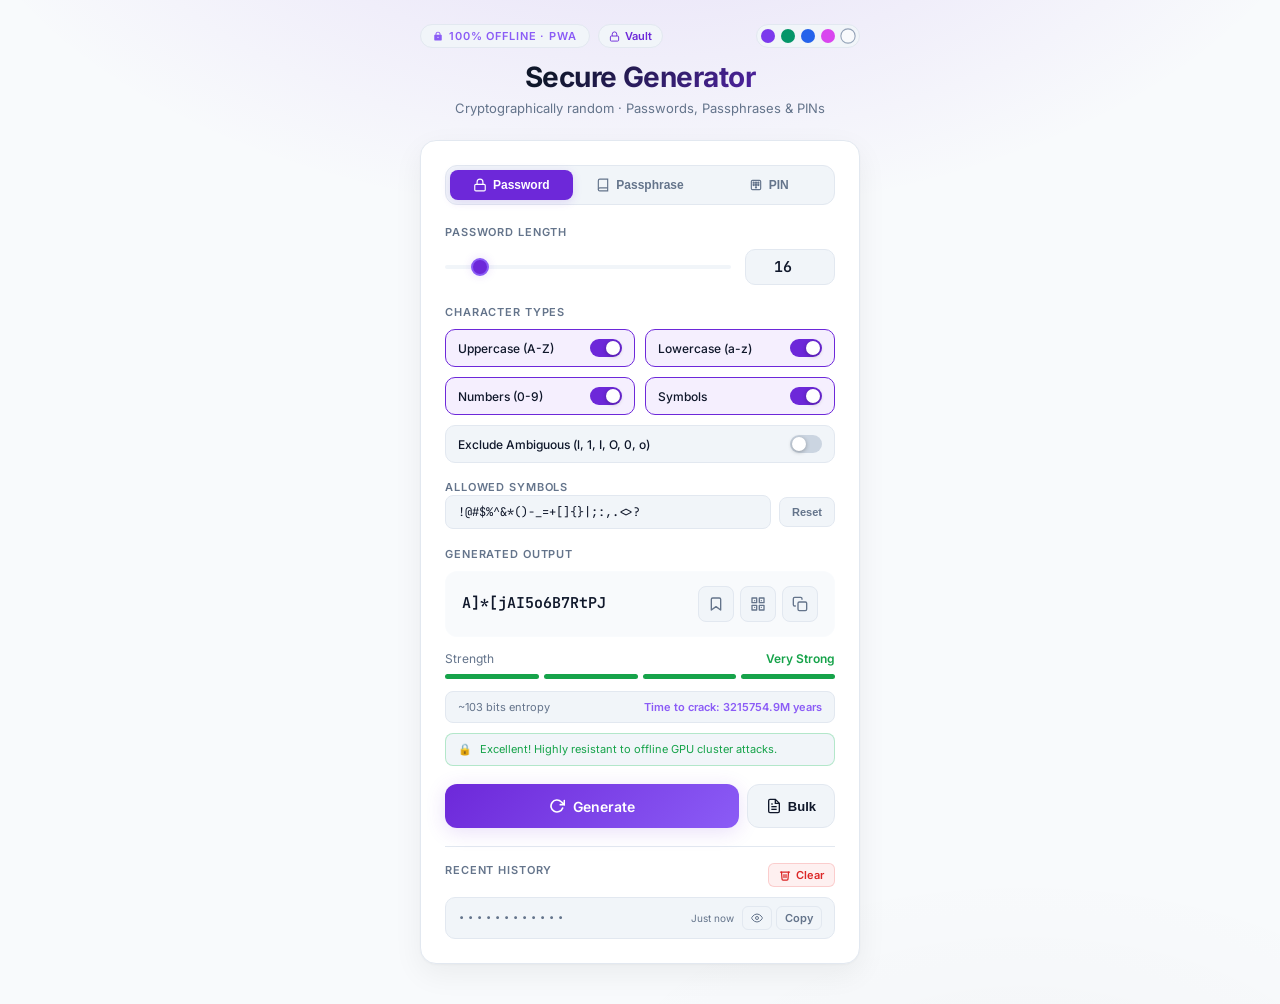
<file: index.html>
<!DOCTYPE html>
<html lang="en">
<head>
  <meta charset="UTF-8">
  <meta name="viewport" content="width=device-width, initial-scale=1">
  <!-- Strict Content Security Policy — no inline scripts, no external connections -->
  <meta http-equiv="Content-Security-Policy"
    content="default-src 'none'; script-src 'self'; style-src 'self'; font-src 'self'; img-src 'self' data:; manifest-src 'self'; connect-src 'none'; base-uri 'self';">
  <meta name="description" content="A fully offline, cryptographically secure password, passphrase & PIN generator with PWA support. No data leaves your browser.">
  <meta name="theme-color" content="#7c3aed">

  <title>Offline Secure Password & Passphrase Generator</title>

  <!-- PWA & Favicon -->
  <link rel="manifest" href="manifest.json">
  <link rel="icon" href="icon.svg" type="image/svg+xml">
  <link rel="apple-touch-icon" href="icon.svg">

  <!-- Local Font Preloads -->
  <link rel="preload" href="fonts/Inter.woff2" as="font" type="font/woff2" crossorigin>
  <link rel="preload" href="fonts/JetBrainsMono.woff2" as="font" type="font/woff2" crossorigin>

  <link rel="stylesheet" href="css/fonts.css">
  <link rel="stylesheet" href="css/styles.css">
</head>
<body>

  <noscript>
    <div class="noscript-warning" role="alert">
      ⚠️ JavaScript is required to generate passwords offline in your browser. Please enable JavaScript to continue.
    </div>
  </noscript>

  <header class="header">
    <div class="header-top">
      <div class="header-badges">
        <div class="badge">
          <svg viewBox="0 0 16 16" width="10" height="10" fill="currentColor"><path d="M8 1a4 4 0 00-4 4v1H3a1 1 0 00-1 1v7a1 1 0 001 1h10a1 1 0 001-1V7a1 1 0 00-1-1h-1V5a4 4 0 00-4-4zm0 1.5A2.5 2.5 0 0110.5 5v1h-5V5A2.5 2.5 0 018 2.5zM8 9a1 1 0 110 2 1 1 0 010-2z"/></svg>
          100% Offline · PWA
        </div>
        <button class="badge-btn" id="openVaultBtn" title="Open Encrypted Vault">
          <svg viewBox="0 0 24 24" width="11" height="11" fill="none" stroke="currentColor" stroke-width="2"><rect x="3" y="11" width="18" height="11" rx="2" ry="2"/><path d="M7 11V7a5 5 0 0110 0v4"/></svg>
          Vault
        </button>
      </div>
      <div class="theme-picker" aria-label="Theme selector">
        <div class="theme-dot active" data-set-theme="violet" title="Neon Violet"></div>
        <div class="theme-dot" data-set-theme="emerald" title="Emerald Matrix"></div>
        <div class="theme-dot" data-set-theme="sapphire" title="Sapphire Glass"></div>
        <div class="theme-dot" data-set-theme="cyberpunk" title="Cyberpunk Amber"></div>
        <div class="theme-dot" data-set-theme="light" title="Light Mode"></div>
      </div>
    </div>
    <h1>Secure Generator</h1>
    <p>Cryptographically random · Passwords, Passphrases & PINs</p>
  </header>

  <main class="card" role="main">

    <!-- Mode Switcher Tabs (3 columns) -->
    <div class="mode-tabs" role="tablist" aria-label="Generator mode">
      <button class="tab-btn active" id="tabPassword" role="tab" aria-selected="true">
        <svg viewBox="0 0 24 24" fill="none" stroke="currentColor" stroke-width="2"><rect x="3" y="11" width="18" height="11" rx="2" ry="2"/><path d="M7 11V7a5 5 0 0110 0v4"/></svg>
        Password
      </button>
      <button class="tab-btn" id="tabPassphrase" role="tab" aria-selected="false">
        <svg viewBox="0 0 24 24" fill="none" stroke="currentColor" stroke-width="2"><path d="M4 19.5A2.5 2.5 0 0 1 6.5 17H20"/><path d="M6.5 2H20v20H6.5A2.5 2.5 0 0 1 4 19.5v-15A2.5 2.5 0 0 1 6.5 2z"/></svg>
        Passphrase
      </button>
      <button class="tab-btn" id="tabPin" role="tab" aria-selected="false">
        <svg viewBox="0 0 24 24" fill="none" stroke="currentColor" stroke-width="2"><rect x="4" y="4" width="16" height="16" rx="2"/><circle cx="8" cy="8" r="1" fill="currentColor"/><circle cx="12" cy="8" r="1" fill="currentColor"/><circle cx="16" cy="8" r="1" fill="currentColor"/><circle cx="8" cy="12" r="1" fill="currentColor"/><circle cx="12" cy="12" r="1" fill="currentColor"/><circle cx="16" cy="12" r="1" fill="currentColor"/><circle cx="12" cy="16" r="1" fill="currentColor"/></svg>
        PIN
      </button>
    </div>

    <div class="label" id="sliderLabel">Password Length</div>
    <div class="length-row">
      <input type="range" id="lengthSlider" min="4" max="128" value="16" aria-label="Length slider">
      <input type="number" id="lengthBox" class="length-box" min="4" max="128" value="16" aria-label="Length input" autocomplete="off" autocorrect="off" autocapitalize="off" spellcheck="false">
    </div>

    <!-- Password Character Set Options -->
    <div id="passwordOptions">
      <div class="label">Character Types</div>
      <div class="toggles" role="group" aria-label="Character type toggles">
        <div class="toggle-item active" id="tog-upper" role="checkbox" aria-checked="true" tabindex="0">
          <span>Uppercase (A-Z)</span>
          <div class="toggle-switch"></div>
        </div>
        <div class="toggle-item active" id="tog-lower" role="checkbox" aria-checked="true" tabindex="0">
          <span>Lowercase (a-z)</span>
          <div class="toggle-switch"></div>
        </div>
        <div class="toggle-item active" id="tog-nums" role="checkbox" aria-checked="true" tabindex="0">
          <span>Numbers (0-9)</span>
          <div class="toggle-switch"></div>
        </div>
        <div class="toggle-item active" id="tog-sym" role="checkbox" aria-checked="true" tabindex="0">
          <span>Symbols</span>
          <div class="toggle-switch"></div>
        </div>
        <div class="toggle-item full-width" id="tog-ambiguous" role="checkbox" aria-checked="false" tabindex="0">
          <span>Exclude Ambiguous (l, 1, I, O, 0, o)</span>
          <div class="toggle-switch"></div>
        </div>
      </div>

      <!-- Custom Symbol Set -->
      <div class="custom-symbols-wrap">
        <label for="customSymbolsInput" class="label" style="display: block; margin-top: 10px; margin-bottom: 6px;">Allowed Symbols</label>
        <div class="custom-symbols-row">
          <input type="text" id="customSymbolsInput" class="custom-symbols-input" value="!@#$%^&*()-_=+[]{}|;:,.<>?" aria-label="Custom symbols" autocomplete="off" autocorrect="off" autocapitalize="off" spellcheck="false">
          <button type="button" id="resetSymbolsBtn" class="btn-reset-sym" title="Reset to default symbols">Reset</button>
        </div>
      </div>
    </div>

    <!-- Passphrase Options -->
    <div id="passphraseOptions" hidden>
      <div class="label">Passphrase Settings</div>
      <div class="passphrase-controls">
        <div class="control-group">
          <label for="selectSeparator">Word Separator</label>
          <select id="selectSeparator" class="select-box">
            <option value="hyphen">Hyphen (-)</option>
            <option value="space">Space ( )</option>
            <option value="period">Period (.)</option>
            <option value="underscore">Underscore (_)</option>
          </select>
        </div>
        <div class="control-group">
          <label>Options</label>
          <div class="toggle-item active" id="tog-capitalize" role="checkbox" aria-checked="true" tabindex="0">
            <span>Capitalize</span>
            <div class="toggle-switch"></div>
          </div>
        </div>
        <div class="toggle-item full-width" id="tog-passnum" role="checkbox" aria-checked="false" tabindex="0">
          <span>Append Number</span>
          <div class="toggle-switch"></div>
        </div>
      </div>
    </div>

    <!-- PIN Options -->
    <div id="pinOptions" hidden>
      <div class="label">PIN Settings</div>
      <p style="font-size: 12px; color: var(--muted); margin-bottom: 16px; line-height: 1.5;">
        Cryptographically random numeric digits (0–9). Ideal for banking cards, phone PINs, and security locks.
      </p>
    </div>

    <div class="label">Generated Output</div>
    <div class="pass-box" id="passBox" title="Click or tap to regenerate" tabindex="0" role="button" aria-label="Click to regenerate">
      <div id="passwordText" aria-live="polite" role="status" aria-label="Generated result"></div>
      <div class="pass-actions">
        <button class="icon-action-btn" id="saveVaultBtn" title="Save to Encrypted Vault" aria-label="Save to Vault">
          <svg viewBox="0 0 24 24" fill="none" stroke="currentColor" stroke-width="2" stroke-linecap="round" stroke-linejoin="round">
            <path d="M19 21l-7-5-7 5V5a2 2 0 0 1 2-2h10a2 2 0 0 1 2 2z"/>
          </svg>
        </button>
        <button class="icon-action-btn" id="qrBtn" title="Show QR Code" aria-label="Show QR Code for password">
          <svg viewBox="0 0 24 24" fill="none" stroke="currentColor" stroke-width="2" stroke-linecap="round" stroke-linejoin="round">
            <rect x="3" y="3" width="7" height="7"/><rect x="14" y="3" width="7" height="7"/><rect x="14" y="14" width="7" height="7"/><rect x="3" y="14" width="7" height="7"/><path d="M7 17h.01M17 17h.01M7 7h.01M17 7h.01"/>
          </svg>
        </button>
        <button class="copy-btn" id="copyBtn" title="Copy output" aria-label="Copy to clipboard">
          <svg id="copyIcon" viewBox="0 0 24 24" fill="none" stroke="currentColor" stroke-width="2" stroke-linecap="round" stroke-linejoin="round">
            <rect x="9" y="9" width="13" height="13" rx="2"/><path d="M5 15H4a2 2 0 01-2-2V4a2 2 0 012-2h9a2 2 0 012 2v1"/>
          </svg>
        </button>
      </div>
    </div>

    <div class="strength-wrap">
      <div class="strength-header">
        <span class="strength-label">Strength</span>
        <span id="strengthText">—</span>
      </div>
      <div class="strength-track" role="meter" aria-label="Password strength" aria-valuenow="0" aria-valuemin="0" aria-valuemax="4">
        <div class="seg" id="seg1"></div>
        <div class="seg" id="seg2"></div>
        <div class="seg" id="seg3"></div>
        <div class="seg" id="seg4"></div>
      </div>
    </div>

    <div class="metrics-row">
      <span id="entropyInfo">~0 bits entropy</span>
      <span id="crackTimeInfo">Time to crack: Instant</span>
    </div>

    <!-- Dynamic Strength Guidance Box -->
    <div id="strengthGuidance" class="strength-guidance good" role="note" aria-live="polite">
      <span class="guidance-icon">🔒</span>
      <span class="guidance-text">Strong password with high entropy.</span>
    </div>

    <div class="actions-group">
      <button class="btn-generate" id="generateBtn" aria-label="Generate new output">
        <svg viewBox="0 0 24 24" fill="none" stroke="currentColor" stroke-width="2.5" stroke-linecap="round" stroke-linejoin="round">
          <polyline points="23 4 23 10 17 10"/><path d="M20.49 15a9 9 0 11-2.12-9.36L23 10"/>
        </svg>
        Generate
      </button>
      <button class="btn-secondary" id="bulkBtn" title="Bulk Generator">
        <svg viewBox="0 0 24 24" fill="none" stroke="currentColor" stroke-width="2"><path d="M14 2H6a2 2 0 0 0-2 2v16a2 2 0 0 0 2 2h12a2 2 0 0 0 2-2V8z"/><polyline points="14 2 14 8 20 8"/><line x1="16" y1="13" x2="8" y2="13"/><line x1="16" y1="17" x2="8" y2="17"/><polyline points="10 9 9 9 8 9"/></svg>
        Bulk
      </button>
    </div>

    <div class="history-wrap" id="historyWrap" hidden>
      <div class="history-header">
        <div class="label">Recent History</div>
        <button class="btn-clear-hist" id="clearHistBtn" aria-label="Clear password history">
          <svg viewBox="0 0 24 24" fill="none" stroke="currentColor" stroke-width="2.5" stroke-linecap="round" stroke-linejoin="round">
            <polyline points="3 6 5 6 21 6"/>
            <path d="M19 6l-1 14a2 2 0 01-2 2H8a2 2 0 01-2-2L5 6"/>
            <path d="M10 11v6M14 11v6"/>
          </svg>
          Clear
        </button>
      </div>
      <ul id="historyList" aria-label="Recently generated outputs"></ul>
    </div>

  </main>

  <!-- Bulk Generator Modal -->
  <div class="modal-overlay" id="bulkModal" role="dialog" aria-modal="true" aria-labelledby="bulkTitle">
    <div class="modal-card">
      <div class="modal-header">
        <h2 id="bulkTitle">Bulk Password Generator</h2>
        <button class="modal-close" id="closeBulkModal" aria-label="Close dialog">&times;</button>
      </div>
      <div class="control-group" style="margin-bottom: 12px;">
        <label for="bulkCount">Quantity</label>
        <select id="bulkCount" class="select-box">
          <option value="5">5 Items</option>
          <option value="10" selected>10 Items</option>
          <option value="20">20 Items</option>
          <option value="50">50 Items</option>
        </select>
      </div>
      <textarea id="bulkTextarea" class="bulk-textarea" readonly aria-label="Bulk generated output"></textarea>
      <div class="modal-actions">
        <button class="btn-secondary" id="copyBulkBtn">Copy All</button>
        <button class="btn-generate" id="downloadBulkBtn" style="flex: initial; padding: 10px 18px;">Download TXT</button>
      </div>
    </div>
  </div>

  <!-- QR Code Modal -->
  <div class="modal-overlay" id="qrModal" role="dialog" aria-modal="true" aria-labelledby="qrTitle">
    <div class="modal-card" style="max-width: 320px; text-align: center;">
      <div class="modal-header">
        <h2 id="qrTitle">Scan Output</h2>
        <button class="modal-close" id="closeQrModal" aria-label="Close dialog">&times;</button>
      </div>
      <div class="qr-container" id="qrContainer"></div>
      <p class="qr-caption">Scan with your mobile device to transfer password without internet or network clipboard sharing.</p>
      <div class="modal-actions" style="justify-content: center;">
        <button class="btn-secondary" id="doneQrBtn" style="padding: 9px 24px;">Done</button>
      </div>
    </div>
  </div>

  <!-- Encrypted Vault Modal -->
  <div class="modal-overlay" id="vaultModal" role="dialog" aria-modal="true" aria-labelledby="vaultTitle">
    <div class="modal-card" style="max-width: 440px;">
      <div class="modal-header">
        <h2 id="vaultTitle">🔐 Encrypted Offline Vault</h2>
        <button class="modal-close" id="closeVaultModal" aria-label="Close dialog">&times;</button>
      </div>

      <!-- View A: Setup Master Passcode (first time) -->
      <div id="vaultSetupView" hidden>
        <p class="vault-desc">Create a Master Passcode to encrypt your vault with <strong>AES-256-GCM</strong>. Your passcode is never stored on disk and cannot be recovered if forgotten.</p>
        <div class="control-group" style="margin-bottom: 12px;">
          <label for="setupPasscode">Master Passcode</label>
          <input type="password" id="setupPasscode" class="input-text" placeholder="Min 6 characters" autocomplete="new-password">
        </div>
        <div class="control-group" style="margin-bottom: 16px;">
          <label for="confirmPasscode">Confirm Passcode</label>
          <input type="password" id="confirmPasscode" class="input-text" placeholder="Re-enter passcode" autocomplete="new-password">
        </div>
        <button class="btn-generate full-width" id="btnCreateVault">Set Passcode & Create Vault</button>
        <button class="btn-secondary full-width" id="btnRestoreBackupSetup" style="margin-top: 10px; font-size: 13px;">📥 Restore from Backup File</button>
      </div>

      <!-- View B: Unlock Vault -->
      <div id="vaultUnlockView" hidden>
        <p class="vault-desc">Your vault is encrypted with <strong>AES-256-GCM</strong>. Enter your master passcode to decrypt and access your saved passwords.</p>
        <div class="control-group" style="margin-bottom: 16px;">
          <label for="unlockPasscode">Master Passcode</label>
          <input type="password" id="unlockPasscode" class="input-text" placeholder="Enter master passcode" autocomplete="current-password">
        </div>
        <div class="modal-actions" style="flex-direction: column; gap: 8px;">
          <button class="btn-generate full-width" id="btnUnlockVault">Unlock Vault</button>
          <button class="btn-secondary full-width" id="btnRestoreBackupUnlock" style="font-size: 13px;">📥 Restore from Backup File</button>
        </div>
      </div>

      <!-- View C: Unlocked Vault Items -->
      <div id="vaultContentView" hidden>
        <div class="vault-top-bar">
          <span class="vault-status-tag">Unlocked · Auto-locks in 60s</span>
          <button class="btn-secondary lock-btn" id="btnLockVault">Lock Now</button>
        </div>

        <!-- Add Current Password to Vault Form -->
        <div class="vault-add-form" id="vaultAddForm">
          <div class="label" style="margin-bottom: 6px;">Save Current Password</div>
          <div class="vault-add-row">
            <input type="text" id="vaultItemTitle" class="input-text" placeholder="Label (e.g. GitHub, WiFi, Card PIN)">
            <button class="btn-generate" id="btnSaveCurrentToVault" style="flex: initial; padding: 8px 14px; font-size: 12px; white-space: nowrap;">Save</button>
          </div>
        </div>

        <div class="vault-backup-actions" style="display: flex; gap: 8px; margin-top: 12px; margin-bottom: 8px;">
          <button class="btn-secondary" id="btnExportVault" style="flex: 1; padding: 7px 10px; font-size: 12px; display: inline-flex; align-items: center; justify-content: center; gap: 6px;">
            <svg viewBox="0 0 24 24" width="13" height="13" fill="none" stroke="currentColor" stroke-width="2"><path d="M21 15v4a2 2 0 01-2 2H5a2 2 0 01-2-2v-4"/><polyline points="7 10 12 15 17 10"/><line x1="12" y1="15" x2="12" y2="3"/></svg>
            Export Backup
          </button>
          <button class="btn-secondary" id="btnImportVault" style="flex: 1; padding: 7px 10px; font-size: 12px; display: inline-flex; align-items: center; justify-content: center; gap: 6px;">
            <svg viewBox="0 0 24 24" width="13" height="13" fill="none" stroke="currentColor" stroke-width="2"><path d="M21 15v4a2 2 0 01-2 2H5a2 2 0 01-2-2v-4"/><polyline points="17 8 12 3 7 8"/><line x1="12" y1="3" x2="12" y2="15"/></svg>
            Import Backup
          </button>
        </div>
        <input type="file" id="vaultFileInput" accept=".json,.enc,.passgen" style="display: none;">

        <div class="vault-items-header">
          <span>SAVED PASSWORDS</span>
          <span id="vaultItemCount">0 items</span>
        </div>
        <ul class="vault-list" id="vaultList">
          <!-- Dynamically populated -->
        </ul>
      </div>
    </div>
  </div>

  <!-- In-App Update Notification Banner -->
  <div id="updateBanner" class="update-banner" hidden role="alert" aria-live="polite">
    <div class="update-banner-content">
      <div class="update-banner-icon" aria-hidden="true">
        <svg viewBox="0 0 24 24" width="20" height="20" fill="none" stroke="currentColor" stroke-width="2"><path d="M21 12a9 9 0 0 0-9-9 9.75 9.75 0 0 0-6.74 2.74L3 8"/><path d="M3 3v5h5"/><path d="M3 12a9 9 0 0 0 9 9 9.75 9.75 0 0 0 6.74-2.74L21 16"/><path d="M16 21h5v-5"/></svg>
      </div>
      <div class="update-banner-text">
        <div class="update-banner-title">Update Ready (v1.2.1)</div>
        <div class="update-banner-desc">A new version of PassGen is available.</div>
      </div>
    </div>
    <div class="update-banner-actions">
      <button id="dismissUpdateBtn" class="btn-update-dismiss" type="button" aria-label="Dismiss update banner">Later</button>
      <button id="applyUpdateBtn" class="btn-update-apply" type="button">Update Now</button>
    </div>
  </div>


  <div id="toast" class="toast" role="alert" aria-live="assertive"></div>

  <script src="js/qrcode.js"></script>
  <script src="js/words.js"></script>
  <script src="js/vault.js"></script>
  <script src="js/leaks.js"></script>
  <script src="js/app.js"></script>
</body>
</html>
</file>
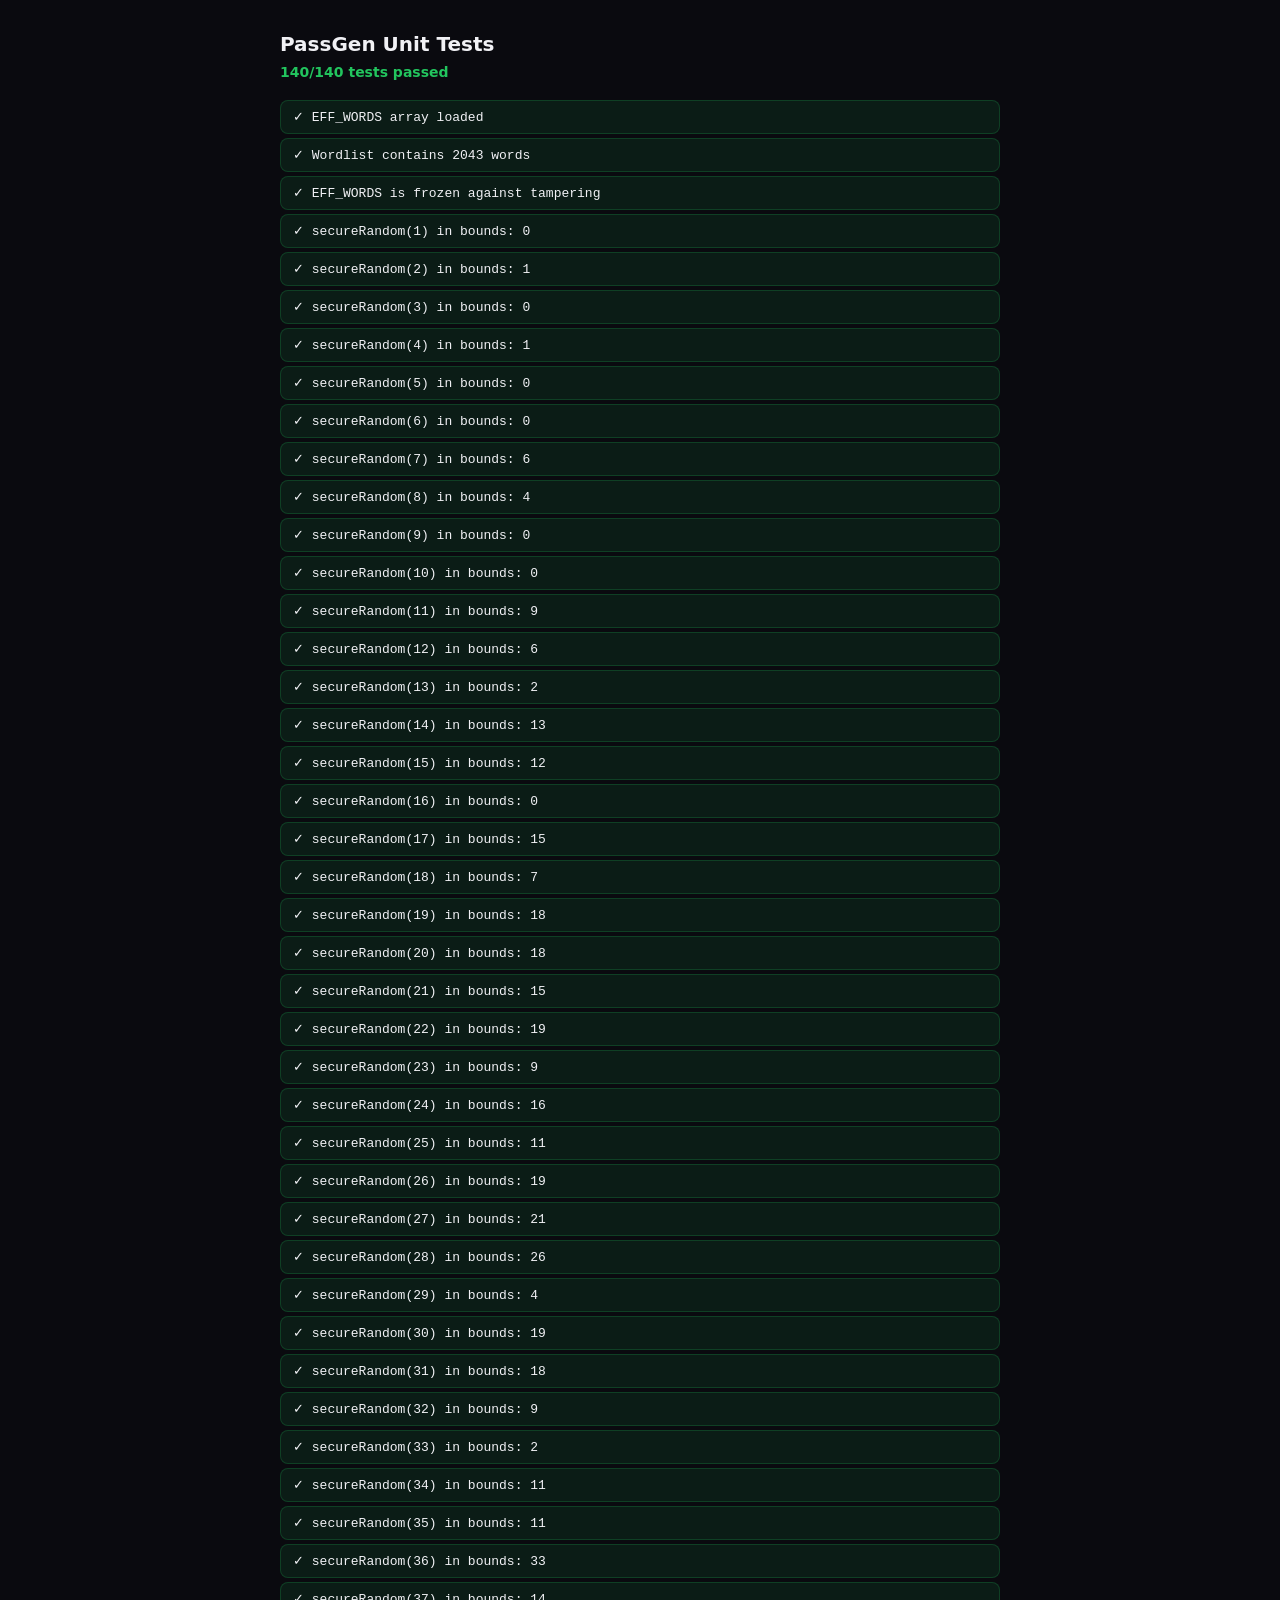
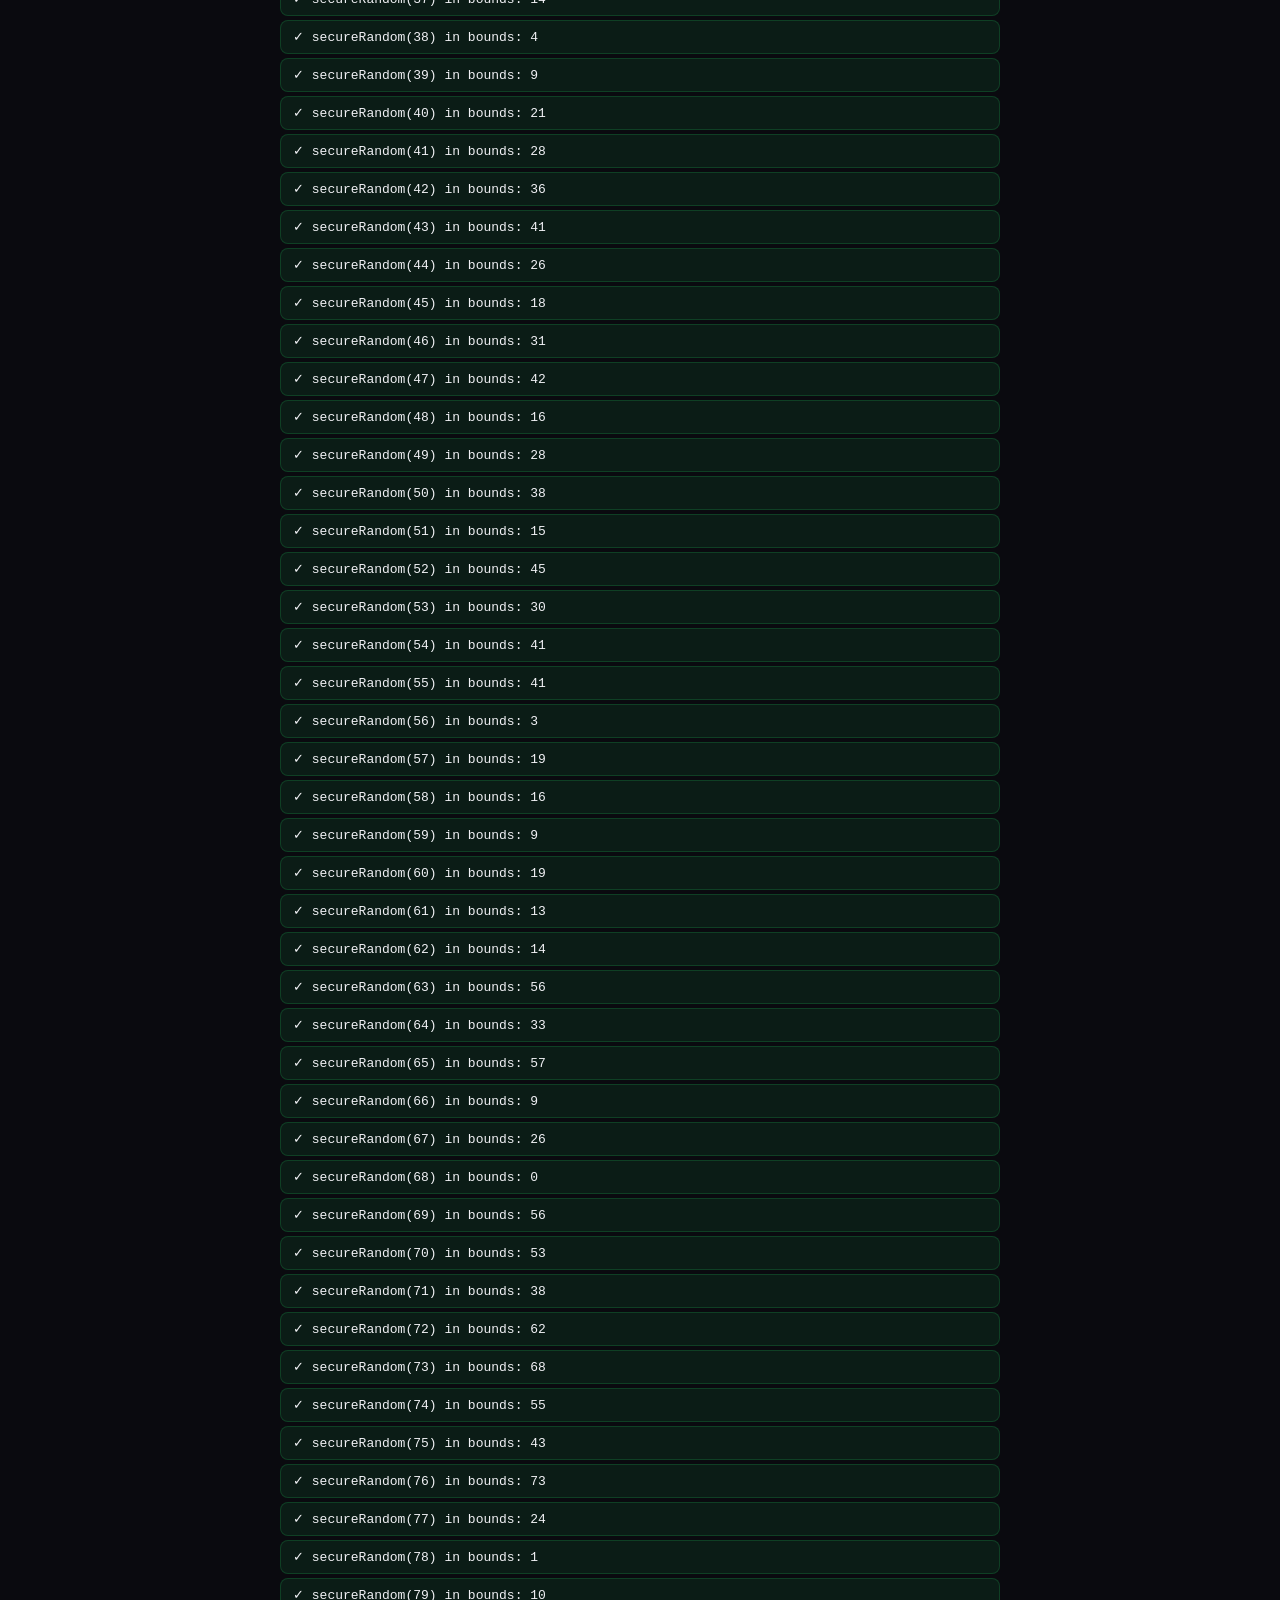
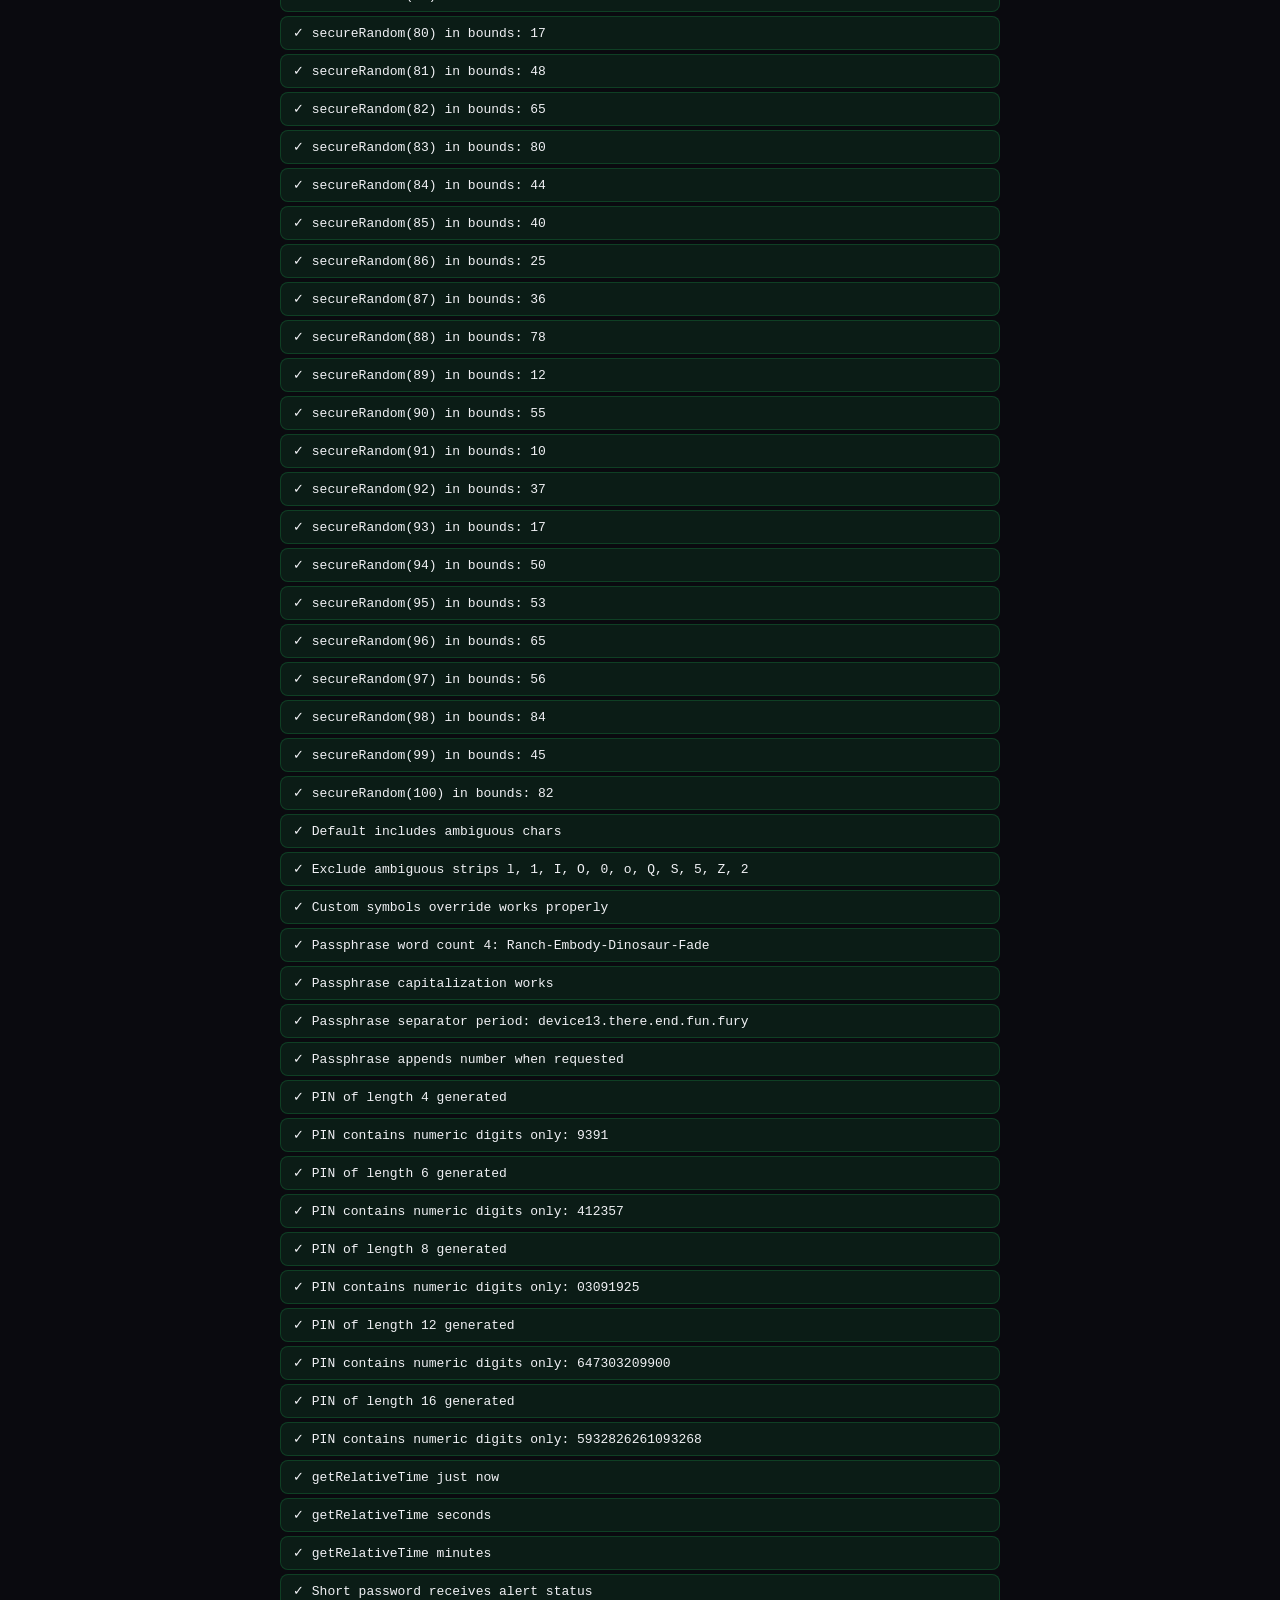
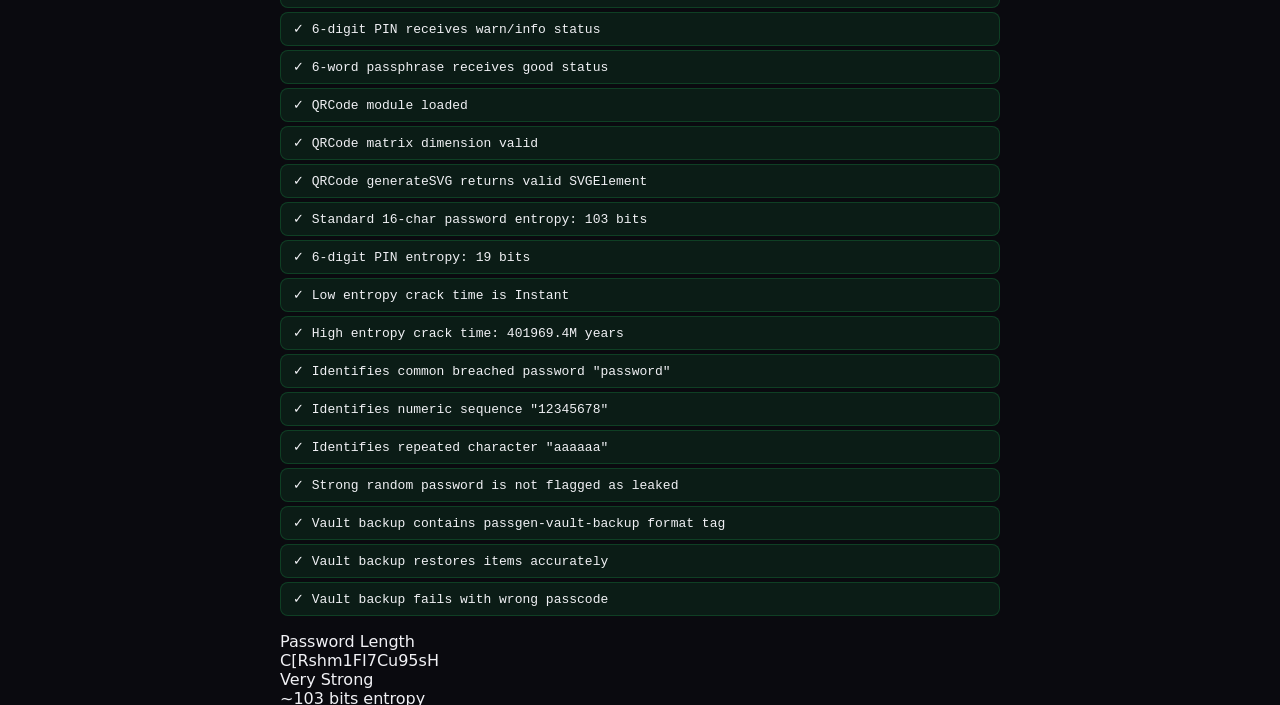
<file: tests/test.html>
<!DOCTYPE html>
<html lang="en">
<head>
  <meta charset="UTF-8">
  <title>PassGen Extended Unit Tests</title>
  <style>
    body { font-family: system-ui, sans-serif; max-width: 720px; margin: 32px auto; padding: 0 16px; background: #0a0a0f; color: #f1f1f5; }
    h1 { font-size: 20px; margin-bottom: 8px; }
    #summary { font-size: 14px; margin-bottom: 20px; font-weight: 600; }
    #summary.pass { color: #22c55e; }
    #summary.fail { color: #ef4444; }
    ul { list-style: none; padding: 0; }
    li { padding: 8px 12px; margin-bottom: 4px; border-radius: 8px; font-size: 13px; font-family: 'JetBrains Mono', monospace; }
    li.pass { background: rgba(34,197,94,0.1); border: 1px solid rgba(34,197,94,0.2); }
    li.fail { background: rgba(239,68,68,0.1); border: 1px solid rgba(239,68,68,0.2); }
  </style>
</head>
<body>
  <h1>PassGen Unit Tests</h1>
  <div id="summary">Running tests...</div>
  <ul id="results"></ul>

  <!-- Minimal DOM stubs required by app.js -->
  <script>
    // Enable test-only PassGen API export (PATCH #4)
    window.__PASSGEN_TEST__ = true;

    const stubIds = [
      'tabPassword','tabPassphrase','tabPin','passwordOptions','passphraseOptions','pinOptions',
      'sliderLabel','lengthSlider','lengthBox','passBox','passwordText','copyBtn','copyIcon','qrBtn',
      'generateBtn','bulkBtn','strengthText','seg1','seg2','seg3','seg4','entropyInfo','crackTimeInfo',
      'strengthGuidance','historyWrap','historyList','clearHistBtn','toast','tog-upper','tog-lower',
      'tog-nums','tog-sym','tog-ambiguous','customSymbolsInput','resetSymbolsBtn','selectSeparator',
      'tog-capitalize','tog-passnum','bulkModal','bulkTitle','closeBulkModal','bulkCount','bulkTextarea',
      'copyBulkBtn','downloadBulkBtn','qrModal','qrTitle','closeQrModal','doneQrBtn','qrContainer'
    ];
    stubIds.forEach(id => {
      const el = document.createElement('div');
      el.id = id;
      if (id === 'tog-upper' || id === 'tog-lower' || id === 'tog-nums' || id === 'tog-sym' || id === 'tog-capitalize') {
        el.className = 'toggle-item active';
      }
      if (id === 'selectSeparator') {
        el.value = 'hyphen';
      }
      if (id === 'customSymbolsInput') {
        el.value = '!@#$%^&*()-_=+[]{}|;:,.<>?';
      }
      document.body.appendChild(el);
    });
    const trackStub = document.createElement('div');
    trackStub.className = 'strength-track';
    document.body.appendChild(trackStub);
  </script>

  <script src="../js/qrcode.js"></script>
  <script src="../js/words.js"></script>
  <script src="../js/vault.js"></script>
  <script src="../js/leaks.js"></script>
  <script src="../js/app.js"></script>

  <script>
    const results = document.getElementById('results');
    const summary = document.getElementById('summary');
    let passed = 0, failed = 0;

    function assert(condition, msg) {
      const li = document.createElement('li');
      if (condition) {
        li.className = 'pass';
        li.textContent = '✓ ' + msg;
        passed++;
      } else {
        li.className = 'fail';
        li.textContent = '✗ ' + msg;
        failed++;
      }
      results.appendChild(li);
    }

    const {
      secureRandom,
      shuffle,
      calcEntropyBits,
      estimateCrackTime,
      buildCharset,
      getActiveCharsets,
      generateStandardPassword,
      generatePassphrase,
      generatePIN,
      getRelativeTime,
      getStrengthGuidance,
      CHARS,
      DEFAULT_SYMBOLS
    } = window.PassGen;

    // ── 1. EFF Wordlist ──
    (function () {
      assert(Array.isArray(window.EFF_WORDS), 'EFF_WORDS array loaded');
      assert(window.EFF_WORDS.length > 500, `Wordlist contains ${window.EFF_WORDS.length} words`);
      assert(Object.isFrozen(window.EFF_WORDS), 'EFF_WORDS is frozen against tampering');
    })();

    // ── 2. secureRandom Bounds ──
    (function () {
      for (let max = 1; max <= 100; max++) {
        const r = secureRandom(max);
        assert(r >= 0 && r < max, `secureRandom(${max}) in bounds: ${r}`);
      }
    })();

    // ── 3. Ambiguous Character Filtering & Custom Symbols ──
    (function () {
      const toggleStubs = [
        document.getElementById('tog-upper'),
        document.getElementById('tog-lower'),
        document.getElementById('tog-nums'),
        document.getElementById('tog-sym')
      ];
      const withAmbiguous = getActiveCharsets(toggleStubs, false, DEFAULT_SYMBOLS).join('');
      const withoutAmbiguous = getActiveCharsets(toggleStubs, true, DEFAULT_SYMBOLS).join('');

      assert(withAmbiguous.includes('l') && withAmbiguous.includes('1') && withAmbiguous.includes('O'), 'Default includes ambiguous chars');
      assert(!withoutAmbiguous.match(/[l1IO0oQS5Z2]/), 'Exclude ambiguous strips l, 1, I, O, 0, o, Q, S, 5, Z, 2');

      const customCharSet = getActiveCharsets(toggleStubs, false, '#@%').join('');
      assert(customCharSet.includes('#') && customCharSet.includes('@') && !customCharSet.includes('^'), 'Custom symbols override works properly');
    })();

    // ── 4. Passphrase Generator ──
    (function () {
      const pass1 = generatePassphrase(4, '-', true, false);
      const parts1 = pass1.split('-');
      assert(parts1.length === 4, `Passphrase word count 4: ${pass1}`);
      assert(parts1.every(w => w.charAt(0) === w.charAt(0).toUpperCase()), 'Passphrase capitalization works');

      const pass2 = generatePassphrase(5, '.', false, true);
      const parts2 = pass2.split('.');
      assert(parts2.length === 5, `Passphrase separator period: ${pass2}`);
      assert(/\d+/.test(pass2), 'Passphrase appends number when requested');
    })();

    // ── 5. PIN Generator ──
    (function () {
      for (const len of [4, 6, 8, 12, 16]) {
        const pin = generatePIN(len);
        assert(pin.length === len, `PIN of length ${len} generated`);
        assert(/^\d+$/.test(pin), `PIN contains numeric digits only: ${pin}`);
      }
    })();

    // ── 6. Relative Time Formatter ──
    (function () {
      const now = Date.now();
      assert(getRelativeTime(now) === 'Just now', 'getRelativeTime just now');
      assert(getRelativeTime(now - 45000) === '45s ago', 'getRelativeTime seconds');
      assert(getRelativeTime(now - 180000) === '3m ago', 'getRelativeTime minutes');
    })();

    // ── 7. Strength Guidance ──
    (function () {
      const g1 = getStrengthGuidance('password', 25, { len: 6, hasSymbols: false });
      assert(g1.status === 'alert', 'Short password receives alert status');

      const g2 = getStrengthGuidance('pin', 20, { len: 6 });
      assert(g2.status === 'warn', '6-digit PIN receives warn/info status');

      const g3 = getStrengthGuidance('passphrase', 90, { wordCount: 6 });
      assert(g3.status === 'good', '6-word passphrase receives good status');
    })();

    // ── 8. QR Code SVG Generator ──
    (function () {
      assert(typeof window.QRCode !== 'undefined', 'QRCode module loaded');
      const matrix = window.QRCode.generateQRCodeMatrix('PassGenTest');
      assert(matrix.size >= 21, 'QRCode matrix dimension valid');
      const svg = window.QRCode.generateSVG('PassGenTest');
      assert(svg instanceof SVGElement, 'QRCode generateSVG returns valid SVGElement');
    })();

    // ── 9. Entropy & Crack Time Calculations ──
    (function () {
      const bitsPass = calcEntropyBits('password', { len: 16, activeSets: [CHARS.upper, CHARS.lower, CHARS.nums, CHARS.symbols] });
      assert(bitsPass > 90, `Standard 16-char password entropy: ${bitsPass} bits`);

      const bitsPin = calcEntropyBits('pin', { len: 6 });
      assert(bitsPin === 19, `6-digit PIN entropy: ${bitsPin} bits`);

      assert(estimateCrackTime(20) === 'Instant', 'Low entropy crack time is Instant');
      assert(estimateCrackTime(100).includes('years'), `High entropy crack time: ${estimateCrackTime(100)}`);
    })();

    // ── 10. VaultCrypto Export / Import & AES-256-GCM ──
    (async function () {
      if (!window.VaultCrypto) return;
      const items = [{ id: '1', title: 'Work', password: 'secretpassword123', createdAt: 12345 }];
      const passcode = 'MyTestMasterPasscode#777';
      const backupJson = await window.VaultCrypto.exportVaultBackup(items, passcode);
      assert(backupJson.includes('passgen-vault-backup'), 'Vault backup contains passgen-vault-backup format tag');

      const restored = await window.VaultCrypto.importVaultBackup(backupJson, passcode);
      assert(restored.length === 1 && restored[0].password === 'secretpassword123', 'Vault backup restores items accurately');

      let threw = false;
      try {
        await window.VaultCrypto.importVaultBackup(backupJson, 'wrong_passcode');
      } catch (_) {
        threw = true;
      }
      assert(threw, 'Vault backup fails with wrong passcode');
    })();

    // ── 11. Offline Leaked Password Checker ──
    (function () {
      if (!window.LeakedPasswordChecker) return;
      assert(window.LeakedPasswordChecker.checkLeakedPassword('password').isLeaked, 'Identifies common breached password "password"');
      assert(window.LeakedPasswordChecker.checkLeakedPassword('12345678').isLeaked, 'Identifies numeric sequence "12345678"');
      assert(window.LeakedPasswordChecker.checkLeakedPassword('aaaaaa').isLeaked, 'Identifies repeated character "aaaaaa"');
      assert(!window.LeakedPasswordChecker.checkLeakedPassword('x8#K@9!mQ2').isLeaked, 'Strong random password is not flagged as leaked');
    })();

    // ── Summary ──
    setTimeout(() => {
      const total = passed + failed;
      summary.textContent = `${passed}/${total} tests passed`;
      summary.className = failed === 0 ? 'pass' : 'fail';
    }, 300);
  </script>
</body>
</html>
</file>
<file: css/fonts.css>
@font-face {
  font-family: 'Inter';
  font-style: normal;
  font-weight: 400 700;
  font-display: swap;
  src: url('../fonts/Inter.woff2') format('woff2');
}

@font-face {
  font-family: 'JetBrains Mono';
  font-style: normal;
  font-weight: 400 600;
  font-display: swap;
  src: url('../fonts/JetBrainsMono.woff2') format('woff2');
}
</file>
<file: css/styles.css>
*, *::before, *::after { box-sizing: border-box; margin: 0; padding: 0; }

:root {
  --bg:          #0a0a0f;
  --surface:     rgba(255,255,255,0.04);
  --surface2:    rgba(255,255,255,0.07);
  --border:      rgba(255,255,255,0.09);
  --accent:      #7c3aed;
  --accent2:     #a78bfa;
  --accent-glow: rgba(124,58,237,0.35);
  --text:        #f1f1f5;
  --muted:       #8888a0;
  --weak:        #ef4444;
  --fair:        #f97316;
  --strong:      #eab308;
  --great:       #22c55e;
  --radius:      16px;
  --transition:  0.25s cubic-bezier(.4,0,.2,1);
}

/* ── Themes ───────────────────────────────── */
[data-theme="emerald"] {
  --bg:          #04130c;
  --accent:      #059669;
  --accent2:     #34d399;
  --accent-glow: rgba(5,150,105,0.35);
}

[data-theme="sapphire"] {
  --bg:          #06111e;
  --accent:      #2563eb;
  --accent2:     #60a5fa;
  --accent-glow: rgba(37,99,235,0.35);
}

[data-theme="cyberpunk"] {
  --bg:          #160814;
  --accent:      #d946ef;
  --accent2:     #f472b6;
  --accent-glow: rgba(217,70,239,0.35);
}

[data-theme="light"] {
  --bg:          #f8fafc;
  --surface:     #ffffff;
  --surface2:    #f1f5f9;
  --border:      #e2e8f0;
  --accent:      #6d28d9;
  --accent2:     #8b5cf6;
  --accent-glow: rgba(109,40,217,0.15);
  --text:        #0f172a;
  --muted:       #64748b;
  --weak:        #dc2626;
  --fair:        #ea580c;
  --strong:      #ca8a04;
  --great:       #16a34a;
}

[data-theme="light"] body {
  background-image:
    radial-gradient(ellipse 80% 60% at 50% -20%, var(--accent-glow) 0%, transparent 70%),
    radial-gradient(ellipse 60% 40% at 80% 110%, rgba(0,0,0,0.02) 0%, transparent 60%);
}

[data-theme="light"] .header h1 {
  background: linear-gradient(135deg, #0f172a 30%, var(--accent));
  -webkit-background-clip: text;
  background-clip: text;
}

[data-theme="light"] .card {
  box-shadow: 0 10px 30px rgba(0,0,0,0.06), 0 1px 3px rgba(0,0,0,0.04);
}

[data-theme="light"] .pass-box {
  background: #f8fafc;
  border-color: #cbd5e1;
}

[data-theme="light"] .modal-card {
  background: #ffffff;
  box-shadow: 0 20px 50px rgba(0,0,0,0.15);
}

[data-theme="light"] .bulk-textarea {
  background: #f8fafc;
  color: #0f172a;
  border-color: #cbd5e1;
}

[data-theme="light"] .toggle-switch {
  background: #cbd5e1;
}

[data-theme="light"] .toggle-item:hover {
  background: #e2e8f0;
}

html { scroll-behavior: smooth; }

body {
  min-height: 100vh;
  background: var(--bg);
  background-image:
    radial-gradient(ellipse 80% 60% at 50% -20%, var(--accent-glow) 0%, transparent 70%),
    radial-gradient(ellipse 60% 40% at 80% 110%, rgba(255,255,255,0.03) 0%, transparent 60%);
  font-family: 'Inter', sans-serif;
  color: var(--text);
  display: flex;
  flex-direction: column;
  align-items: center;
  justify-content: center;
  padding: 24px 16px 40px;
  transition: background var(--transition), color var(--transition);
}

.noscript-warning {
  background: #dc2626;
  color: white;
  text-align: center;
  padding: 12px 16px;
  font-size: 13px;
  font-weight: 600;
  border-radius: 10px;
  margin-bottom: 20px;
  width: 100%;
  max-width: 440px;
  box-shadow: 0 4px 14px rgba(220,38,38,0.3);
}

.header {
  text-align: center;
  margin-bottom: 24px;
  position: relative;
  width: 100%;
  max-width: 440px;
}

.header-top {
  display: flex;
  align-items: center;
  justify-content: space-between;
  margin-bottom: 12px;
}

.header .badge {
  display: inline-flex;
  align-items: center;
  gap: 6px;
  font-size: 11px;
  font-weight: 600;
  letter-spacing: .08em;
  text-transform: uppercase;
  color: var(--accent2);
  background: var(--surface2);
  border: 1px solid var(--border);
  padding: 4px 12px;
  border-radius: 999px;
}

/* Theme selector */
.theme-picker {
  display: flex;
  gap: 6px;
  background: var(--surface2);
  padding: 4px;
  border-radius: 999px;
  border: 1px solid var(--border);
}
.theme-dot {
  width: 14px;
  height: 14px;
  border-radius: 50%;
  cursor: pointer;
  border: 2px solid transparent;
  transition: transform var(--transition), border-color var(--transition);
}
.theme-dot:hover { transform: scale(1.2); }
.theme-dot.active { border-color: var(--text); transform: scale(1.1); }
.theme-dot[data-set-theme="violet"] { background: #7c3aed; }
.theme-dot[data-set-theme="emerald"] { background: #059669; }
.theme-dot[data-set-theme="sapphire"] { background: #2563eb; }
.theme-dot[data-set-theme="cyberpunk"] { background: #d946ef; }
.theme-dot[data-set-theme="light"] { background: #f8fafc; border: 1px solid #94a3b8; }

.header h1 {
  font-size: clamp(22px, 5vw, 28px);
  font-weight: 700;
  letter-spacing: -0.02em;
  background: linear-gradient(135deg, var(--text) 30%, var(--accent2));
  -webkit-background-clip: text;
  -webkit-text-fill-color: transparent;
  background-clip: text;
}
.header p {
  margin-top: 6px;
  font-size: 13px;
  color: var(--muted);
}

.card {
  width: 100%;
  max-width: 440px;
  background: var(--surface);
  border: 1px solid var(--border);
  border-radius: var(--radius);
  padding: 24px;
  backdrop-filter: blur(20px);
  -webkit-backdrop-filter: blur(20px);
  box-shadow:
    0 0 0 1px rgba(255,255,255,0.03),
    0 20px 60px rgba(0,0,0,0.5),
    0 0 80px var(--accent-glow);
}

/* ── Mode Switcher Tabs (3 columns) ───────────────────── */
.mode-tabs {
  display: grid;
  grid-template-columns: repeat(3, 1fr);
  gap: 6px;
  background: var(--surface2);
  padding: 4px;
  border-radius: 12px;
  border: 1px solid var(--border);
  margin-bottom: 20px;
}
.tab-btn {
  padding: 8px 10px;
  font-size: 12px;
  font-weight: 600;
  color: var(--muted);
  background: transparent;
  border: none;
  border-radius: 8px;
  cursor: pointer;
  transition: all var(--transition);
  display: flex;
  align-items: center;
  justify-content: center;
  gap: 6px;
}
.tab-btn:hover { color: var(--text); }
.tab-btn.active {
  background: var(--accent);
  color: white;
  box-shadow: 0 2px 10px var(--accent-glow);
}
.tab-btn svg { width: 14px; height: 14px; flex-shrink: 0; }

.label {
  font-size: 11px;
  font-weight: 600;
  letter-spacing: .08em;
  text-transform: uppercase;
  color: var(--muted);
  margin-bottom: 10px;
}

/* ── Length & Words Slider ────────────────── */
.length-row {
  display: flex;
  align-items: center;
  gap: 14px;
  margin-bottom: 20px;
}
.length-row input[type="range"] {
  flex: 1;
  -webkit-appearance: none;
  height: 4px;
  background: var(--surface2);
  border-radius: 99px;
  outline: none;
  cursor: pointer;
}
.length-row input[type="range"]::-webkit-slider-thumb {
  -webkit-appearance: none;
  width: 18px;
  height: 18px;
  border-radius: 50%;
  background: var(--accent);
  border: 2px solid var(--accent2);
  box-shadow: 0 0 10px var(--accent-glow);
  cursor: pointer;
  transition: transform var(--transition), box-shadow var(--transition);
}
.length-row input[type="range"]:hover::-webkit-slider-thumb {
  transform: scale(1.2);
  box-shadow: 0 0 18px var(--accent-glow);
}
.length-box {
  min-width: 52px;
  padding: 7px 10px;
  background: var(--surface2);
  border: 1px solid var(--border);
  border-radius: 10px;
  color: var(--text);
  font-size: 15px;
  font-weight: 600;
  font-family: 'JetBrains Mono', monospace;
  text-align: center;
  outline: none;
  transition: border-color var(--transition), box-shadow var(--transition);
}
.length-box:focus {
  border-color: var(--accent);
  box-shadow: 0 0 0 3px var(--accent-glow);
}

/* ── Toggles Grid ─────────────────────────── */
.toggles {
  display: grid;
  grid-template-columns: 1fr 1fr;
  gap: 10px;
  margin-bottom: 12px;
}
.toggle-item {
  display: flex;
  align-items: center;
  justify-content: space-between;
  background: var(--surface2);
  border: 1px solid var(--border);
  border-radius: 10px;
  padding: 9px 12px;
  cursor: pointer;
  transition: border-color var(--transition), background var(--transition);
  user-select: none;
}
.toggle-item:hover { border-color: rgba(124,58,237,0.3); }
.toggle-item.active { border-color: var(--accent); background: rgba(124,58,237,0.08); }
.toggle-item span { font-size: 12px; font-weight: 500; }
.toggle-switch {
  width: 32px;
  height: 18px;
  background: #333;
  border-radius: 99px;
  position: relative;
  transition: background var(--transition);
  flex-shrink: 0;
}
.toggle-item.active .toggle-switch { background: var(--accent); }
.toggle-switch::after {
  content: '';
  position: absolute;
  top: 2px; left: 2px;
  width: 14px; height: 14px;
  background: white;
  border-radius: 50%;
  transition: transform var(--transition);
  box-shadow: 0 1px 4px rgba(0,0,0,0.3);
}
.toggle-item.active .toggle-switch::after { transform: translateX(14px); }

.toggle-item.full-width {
  grid-column: 1 / -1;
}

/* Custom Symbols Input */
.custom-symbols-wrap {
  margin-bottom: 18px;
}
.custom-symbols-row {
  display: flex;
  gap: 8px;
  align-items: center;
}
.custom-symbols-input {
  flex: 1;
  padding: 8px 12px;
  background: var(--surface2);
  border: 1px solid var(--border);
  border-radius: 8px;
  color: var(--text);
  font-family: 'JetBrains Mono', monospace;
  font-size: 12px;
  outline: none;
  transition: border-color var(--transition);
}
.custom-symbols-input:focus {
  border-color: var(--accent);
}
.btn-reset-sym {
  padding: 8px 12px;
  font-size: 11px;
  font-weight: 600;
  background: var(--surface2);
  border: 1px solid var(--border);
  border-radius: 8px;
  color: var(--muted);
  cursor: pointer;
  transition: all var(--transition);
}
.btn-reset-sym:hover {
  color: var(--text);
  border-color: var(--accent2);
}

/* Passphrase Controls */
.passphrase-controls {
  display: grid;
  grid-template-columns: 1fr 1fr;
  gap: 10px;
  margin-bottom: 16px;
}
.control-group {
  display: flex;
  flex-direction: column;
  gap: 6px;
}
.control-group label {
  font-size: 11px;
  font-weight: 600;
  color: var(--muted);
  text-transform: uppercase;
}
.select-box {
  padding: 8px 10px;
  background: var(--surface2);
  border: 1px solid var(--border);
  border-radius: 8px;
  color: var(--text);
  font-size: 13px;
  outline: none;
  cursor: pointer;
}
.select-box:focus { border-color: var(--accent); }

/* PIN Options */
#pinOptions {
  margin-bottom: 16px;
}

/* ── Password Output Box ──────────────────── */
.pass-box {
  background: rgba(0,0,0,0.3);
  border: 1px solid var(--border);
  border-radius: 12px;
  padding: 14px 16px;
  min-height: 64px;
  display: flex;
  align-items: center;
  justify-content: space-between;
  gap: 12px;
  margin-bottom: 14px;
  transition: border-color var(--transition), background var(--transition);
  position: relative;
  cursor: pointer;
}
.pass-box:hover {
  border-color: var(--accent2);
}
.pass-box:focus-visible {
  outline: 2px solid var(--accent);
}
.pass-box:has(#passwordText:not(:empty)) { border-color: rgba(255,255,255,0.15); }
#passwordText {
  font-family: 'JetBrains Mono', monospace;
  font-size: 15px;
  font-weight: 600;
  word-break: break-all;
  color: var(--text);
  flex: 1;
  line-height: 1.5;
  min-height: 24px;
  user-select: all;
}
#passwordText:empty::before {
  content: 'Click Generate…';
  color: var(--muted);
  font-weight: 400;
  font-size: 14px;
}

.pass-actions {
  display: flex;
  align-items: center;
  gap: 6px;
  flex-shrink: 0;
}

.icon-action-btn,
.copy-btn {
  width: 36px;
  height: 36px;
  display: flex;
  align-items: center;
  justify-content: center;
  background: var(--surface2);
  border: 1px solid var(--border);
  border-radius: 8px;
  cursor: pointer;
  color: var(--muted);
  transition: all var(--transition);
}
.icon-action-btn:hover,
.copy-btn:hover { border-color: var(--accent2); color: var(--accent2); background: rgba(124,58,237,0.1); }
.copy-btn.copied { border-color: var(--great); color: var(--great); background: rgba(34,197,94,0.1); }
.icon-action-btn svg,
.copy-btn svg { width: 16px; height: 16px; }

/* ── Strength & Crack Time Indicator ────── */
.strength-wrap { margin-bottom: 12px; }
.strength-header {
  display: flex;
  justify-content: space-between;
  align-items: center;
  margin-bottom: 8px;
}
.strength-label { font-size: 12px; color: var(--muted); }
#strengthText {
  font-size: 12px;
  font-weight: 600;
  transition: color var(--transition);
}
.strength-track {
  display: grid;
  grid-template-columns: repeat(4, 1fr);
  gap: 5px;
}
.seg {
  height: 5px;
  border-radius: 99px;
  background: rgba(255,255,255,0.07);
  transition: background var(--transition);
}

.metrics-row {
  display: flex;
  align-items: center;
  justify-content: space-between;
  font-size: 11px;
  color: var(--muted);
  margin-bottom: 10px;
  background: var(--surface2);
  padding: 8px 12px;
  border-radius: 8px;
  border: 1px solid var(--border);
}
#crackTimeInfo { font-weight: 600; color: var(--accent2); }

/* Strength Guidance Box */
.strength-guidance {
  font-size: 11px;
  line-height: 1.4;
  background: var(--surface2);
  border: 1px solid var(--border);
  border-radius: 8px;
  padding: 8px 12px;
  margin-bottom: 18px;
  display: flex;
  align-items: center;
  gap: 8px;
  transition: all var(--transition);
}
.strength-guidance.good {
  border-color: rgba(34, 197, 94, 0.3);
  color: var(--great);
}
.strength-guidance.warn {
  border-color: rgba(234, 179, 8, 0.3);
  color: var(--strong);
}
.strength-guidance.alert {
  border-color: rgba(239, 68, 68, 0.3);
  color: var(--weak);
}

/* ── Action Buttons ───────────────────────── */
.actions-group {
  display: flex;
  gap: 8px;
}

.btn-generate {
  flex: 1;
  padding: 13px;
  background: linear-gradient(135deg, var(--accent), var(--accent2));
  border: none;
  border-radius: 12px;
  color: white;
  font-size: 14px;
  font-weight: 600;
  font-family: 'Inter', sans-serif;
  cursor: pointer;
  display: flex;
  align-items: center;
  justify-content: center;
  gap: 8px;
  transition: opacity var(--transition), transform var(--transition), box-shadow var(--transition);
  box-shadow: 0 4px 20px var(--accent-glow);
}
.btn-generate:hover { opacity: 0.95; transform: translateY(-1px); box-shadow: 0 6px 24px var(--accent-glow); }
.btn-generate:active { transform: translateY(0); }
.btn-generate svg { width: 16px; height: 16px; transition: transform 0.5s; }
.btn-generate:hover svg { transform: rotate(180deg); }

.btn-secondary {
  padding: 13px 18px;
  background: var(--surface2);
  border: 1px solid var(--border);
  border-radius: 12px;
  color: var(--text);
  font-size: 13px;
  font-weight: 600;
  cursor: pointer;
  display: flex;
  align-items: center;
  justify-content: center;
  gap: 6px;
  transition: all var(--transition);
}
.btn-secondary:hover { border-color: var(--accent2); background: rgba(124,58,237,0.08); }
.btn-secondary svg { width: 16px; height: 16px; }

/* ── History Section ──────────────────────── */
.history-wrap {
  margin-top: 18px;
  border-top: 1px solid var(--border);
  padding-top: 16px;
}
#historyList { list-style: none; display: flex; flex-direction: column; gap: 7px; }
.hist-item {
  display: flex;
  align-items: center;
  justify-content: space-between;
  background: var(--surface2);
  border: 1px solid var(--border);
  border-radius: 10px;
  padding: 8px 12px;
  gap: 8px;
  animation: slideIn .25s ease;
}
@keyframes slideIn { from { opacity:0; transform: translateY(8px); } to { opacity:1; transform: translateY(0); } }
.hist-pass {
  font-family: 'JetBrains Mono', monospace;
  font-size: 12px;
  color: var(--muted);
  word-break: break-all;
  flex: 1;
}
.hist-pass.masked { letter-spacing: 2px; }

.hist-meta {
  display: flex;
  align-items: center;
  gap: 8px;
}
.hist-time {
  font-size: 10px;
  color: var(--muted);
  white-space: nowrap;
}

.hist-actions {
  display: flex;
  gap: 4px;
}
.hist-btn {
  padding: 4px 8px;
  font-size: 11px;
  font-weight: 600;
  border: 1px solid var(--border);
  border-radius: 6px;
  background: transparent;
  color: var(--muted);
  cursor: pointer;
  font-family: 'Inter', sans-serif;
  transition: all var(--transition);
  display: inline-flex;
  align-items: center;
  gap: 4px;
}
.hist-btn:hover { border-color: var(--accent2); color: var(--text); }

.history-header {
  display: flex;
  align-items: center;
  justify-content: space-between;
  margin-bottom: 10px;
}
.btn-clear-hist {
  display: flex;
  align-items: center;
  gap: 5px;
  padding: 4px 10px;
  font-size: 11px;
  font-weight: 600;
  font-family: 'Inter', sans-serif;
  color: var(--weak);
  background: rgba(239,68,68,0.08);
  border: 1px solid rgba(239,68,68,0.2);
  border-radius: 6px;
  cursor: pointer;
  transition: all var(--transition);
}
.btn-clear-hist:hover {
  background: rgba(239,68,68,0.18);
  border-color: rgba(239,68,68,0.5);
}
.btn-clear-hist svg { width: 12px; height: 12px; }

/* ── Toast Notification ───────────────────── */
.toast {
  position: fixed;
  bottom: 24px;
  right: 24px;
  padding: 11px 18px;
  border-radius: 10px;
  font-size: 13px;
  font-weight: 500;
  color: white;
  opacity: 0;
  transform: translateY(12px) scale(0.95);
  transition: opacity .25s, transform .25s;
  pointer-events: none;
  z-index: 999;
  max-width: 300px;
  display: flex;
  align-items: center;
  gap: 8px;
}
.toast.show { opacity: 1; transform: translateY(0) scale(1); }
.toast.success { background: linear-gradient(135deg,#16a34a,#15803d); box-shadow: 0 4px 16px rgba(22,163,74,.4); }
.toast.error   { background: linear-gradient(135deg,#dc2626,#b91c1c); box-shadow: 0 4px 16px rgba(220,38,38,.4); }
.toast.info    { background: linear-gradient(135deg,#2563eb,#1d4ed8); box-shadow: 0 4px 16px rgba(37,99,235,.4); }

/* ── Modal Overlay ───────────────────────── */
.modal-overlay {
  position: fixed;
  top: 0; left: 0; right: 0; bottom: 0;
  background: rgba(0,0,0,0.7);
  backdrop-filter: blur(8px);
  -webkit-backdrop-filter: blur(8px);
  display: flex;
  align-items: center;
  justify-content: center;
  padding: 16px;
  z-index: 1000;
  opacity: 0;
  pointer-events: none;
  transition: opacity var(--transition);
}
.modal-overlay.open { opacity: 1; pointer-events: auto; }
.modal-card {
  width: 100%;
  max-width: 500px;
  background: #0f0f17;
  border: 1px solid var(--border);
  border-radius: var(--radius);
  padding: 24px;
  box-shadow: 0 20px 60px rgba(0,0,0,0.8);
  max-height: 85vh;
  display: flex;
  flex-direction: column;
}
.modal-header {
  display: flex;
  align-items: center;
  justify-content: space-between;
  margin-bottom: 16px;
}
.modal-header h2 { font-size: 18px; font-weight: 700; }
.modal-close {
  background: transparent;
  border: none;
  color: var(--muted);
  font-size: 20px;
  cursor: pointer;
  padding: 4px;
}
.modal-close:hover { color: var(--text); }

.bulk-textarea {
  width: 100%;
  height: 200px;
  background: rgba(0,0,0,0.5);
  border: 1px solid var(--border);
  border-radius: 10px;
  padding: 12px;
  color: var(--text);
  font-family: 'JetBrains Mono', monospace;
  font-size: 13px;
  resize: vertical;
  outline: none;
  margin-bottom: 16px;
}
.modal-actions {
  display: flex;
  gap: 10px;
  justify-content: flex-end;
}

/* QR Modal Specifics */
.qr-container {
  width: 200px;
  height: 200px;
  margin: 0 auto 16px;
  background: white;
  padding: 10px;
  border-radius: 12px;
  box-shadow: 0 4px 20px rgba(0,0,0,0.2);
  display: flex;
  align-items: center;
  justify-content: center;
}
.qr-container svg {
  display: block;
  width: 100%;
  height: 100%;
}
.qr-caption {
  text-align: center;
  font-size: 12px;
  color: var(--muted);
  line-height: 1.5;
  margin-bottom: 18px;
}

/* ── Encrypted Vault Styles ───────────────────────── */
.header-badges {
  display: flex;
  align-items: center;
  gap: 8px;
}

.badge-btn {
  display: inline-flex;
  align-items: center;
  gap: 5px;
  background: var(--surface2);
  border: 1px solid var(--border);
  color: var(--accent);
  border-radius: 999px;
  padding: 4px 10px;
  font-size: 11px;
  font-weight: 600;
  cursor: pointer;
  font-family: inherit;
  transition: all var(--transition);
}
.badge-btn:hover {
  background: rgba(255, 255, 255, 0.08);
  border-color: var(--accent);
  transform: translateY(-1px);
}

.vault-desc {
  font-size: 12.5px;
  color: var(--muted);
  line-height: 1.5;
  margin-bottom: 16px;
}

.input-text {
  width: 100%;
  padding: 10px 14px;
  background: var(--surface2);
  border: 1px solid var(--border);
  border-radius: 10px;
  color: var(--text);
  font-family: inherit;
  font-size: 13px;
  outline: none;
  box-sizing: border-box;
  transition: border-color var(--transition);
}
.input-text:focus {
  border-color: var(--accent);
  box-shadow: 0 0 0 2px var(--accent-glow);
}

.vault-top-bar {
  display: flex;
  align-items: center;
  justify-content: space-between;
  margin-bottom: 14px;
}

.vault-status-tag {
  font-size: 11px;
  font-weight: 600;
  color: var(--great);
  background: rgba(34, 197, 94, 0.12);
  padding: 3px 8px;
  border-radius: 6px;
}

.lock-btn {
  padding: 6px 12px;
  font-size: 12px;
}

.vault-add-form {
  background: rgba(255, 255, 255, 0.03);
  border: 1px solid var(--border);
  border-radius: 10px;
  padding: 12px;
  margin-bottom: 16px;
}

.vault-add-row {
  display: flex;
  gap: 8px;
}

.vault-items-header {
  display: flex;
  justify-content: space-between;
  font-size: 11px;
  font-weight: 600;
  color: var(--muted);
  letter-spacing: 0.5px;
  margin-bottom: 8px;
}

.vault-list {
  list-style: none;
  max-height: 240px;
  overflow-y: auto;
  display: flex;
  flex-direction: column;
  gap: 8px;
  padding-right: 2px;
}

.vault-item {
  display: flex;
  align-items: center;
  justify-content: space-between;
  padding: 10px 12px;
  background: var(--surface2);
  border: 1px solid var(--border);
  border-radius: 10px;
  font-size: 13px;
  transition: background var(--transition);
}
.vault-item:hover {
  background: rgba(255, 255, 255, 0.06);
}

.vault-item-info {
  display: flex;
  flex-direction: column;
  gap: 2px;
  overflow: hidden;
}

.vault-item-title {
  font-weight: 600;
  font-size: 12px;
  color: var(--text);
  white-space: nowrap;
  overflow: hidden;
  text-overflow: ellipsis;
}

.vault-item-pass {
  font-family: 'JetBrains Mono', monospace;
  font-size: 12px;
  color: var(--accent);
  white-space: nowrap;
  overflow: hidden;
  text-overflow: ellipsis;
  max-width: 200px;
}
.vault-item-pass.masked {
  letter-spacing: 2px;
  color: var(--muted);
}

.vault-item-actions {
  display: flex;
  gap: 4px;
}

.vault-btn {
  background: transparent;
  border: none;
  color: var(--muted);
  cursor: pointer;
  padding: 5px;
  border-radius: 6px;
  display: flex;
  align-items: center;
  justify-content: center;
  transition: all var(--transition);
}
.vault-btn:hover {
  color: var(--text);
  background: rgba(255, 255, 255, 0.08);
}
.vault-btn.del-btn:hover {
  color: var(--weak);
  background: rgba(239, 68, 68, 0.12);
}

/* ── In-App Update Banner ─────────────────── */
.update-banner {
  position: fixed;
  bottom: 24px;
  left: 50%;
  transform: translateX(-50%) translateY(0);
  width: calc(100% - 32px);
  max-width: 480px;
  background: var(--surface2);
  backdrop-filter: blur(20px);
  -webkit-backdrop-filter: blur(20px);
  border: 1px solid var(--accent);
  box-shadow: 0 16px 36px rgba(0, 0, 0, 0.5), 0 0 24px var(--accent-glow);
  border-radius: var(--radius);
  padding: 14px 16px;
  display: flex;
  align-items: center;
  justify-content: space-between;
  gap: 14px;
  z-index: 1000;
  animation: slideUpBanner 0.35s cubic-bezier(0.16, 1, 0.3, 1);
}

.update-banner[hidden] {
  display: none !important;
}

@keyframes slideUpBanner {
  from {
    opacity: 0;
    transform: translateX(-50%) translateY(40px);
  }
  to {
    opacity: 1;
    transform: translateX(-50%) translateY(0);
  }
}

.update-banner-content {
  display: flex;
  align-items: center;
  gap: 12px;
  min-width: 0;
}

.update-banner-icon {
  width: 36px;
  height: 36px;
  border-radius: 10px;
  background: var(--accent);
  color: #fff;
  display: flex;
  align-items: center;
  justify-content: center;
  flex-shrink: 0;
  box-shadow: 0 0 12px var(--accent-glow);
}

.update-banner-text {
  display: flex;
  flex-direction: column;
  gap: 2px;
  min-width: 0;
}

.update-banner-title {
  font-size: 13px;
  font-weight: 700;
  color: var(--text);
  letter-spacing: -0.01em;
}

.update-banner-desc {
  font-size: 11.5px;
  color: var(--muted);
  white-space: nowrap;
  overflow: hidden;
  text-overflow: ellipsis;
}

.update-banner-actions {
  display: flex;
  align-items: center;
  gap: 8px;
  flex-shrink: 0;
}

.btn-update-apply {
  background: var(--accent);
  color: #fff;
  border: none;
  font-size: 12px;
  font-weight: 700;
  padding: 8px 14px;
  border-radius: 8px;
  cursor: pointer;
  transition: all var(--transition);
  box-shadow: 0 2px 10px var(--accent-glow);
}

.btn-update-apply:hover {
  filter: brightness(1.15);
  transform: translateY(-1px);
}

.btn-update-dismiss {
  background: transparent;
  color: var(--muted);
  border: 1px solid var(--border);
  font-size: 12px;
  font-weight: 600;
  padding: 7px 12px;
  border-radius: 8px;
  cursor: pointer;
  transition: all var(--transition);
}

.btn-update-dismiss:hover {
  color: var(--text);
  background: rgba(255, 255, 255, 0.06);
}


/* ── Reduced Motion ───────────────────────── */
@media (prefers-reduced-motion: reduce) {
  *, *::before, *::after {
    animation-duration: 0.01ms !important;
    animation-iteration-count: 1 !important;
    transition-duration: 0.01ms !important;
    scroll-behavior: auto !important;
  }
  .btn-generate svg,
  .btn-generate:hover svg {
    transform: none !important;
  }
  .hist-item {
    animation: none !important;
  }
}

@media (max-width: 480px) {
  .card { padding: 20px 16px; }
  .toggles { grid-template-columns: 1fr; }
  .passphrase-controls { grid-template-columns: 1fr; }
  .toast { right: 16px; left: 16px; max-width: none; }
}
</file>
